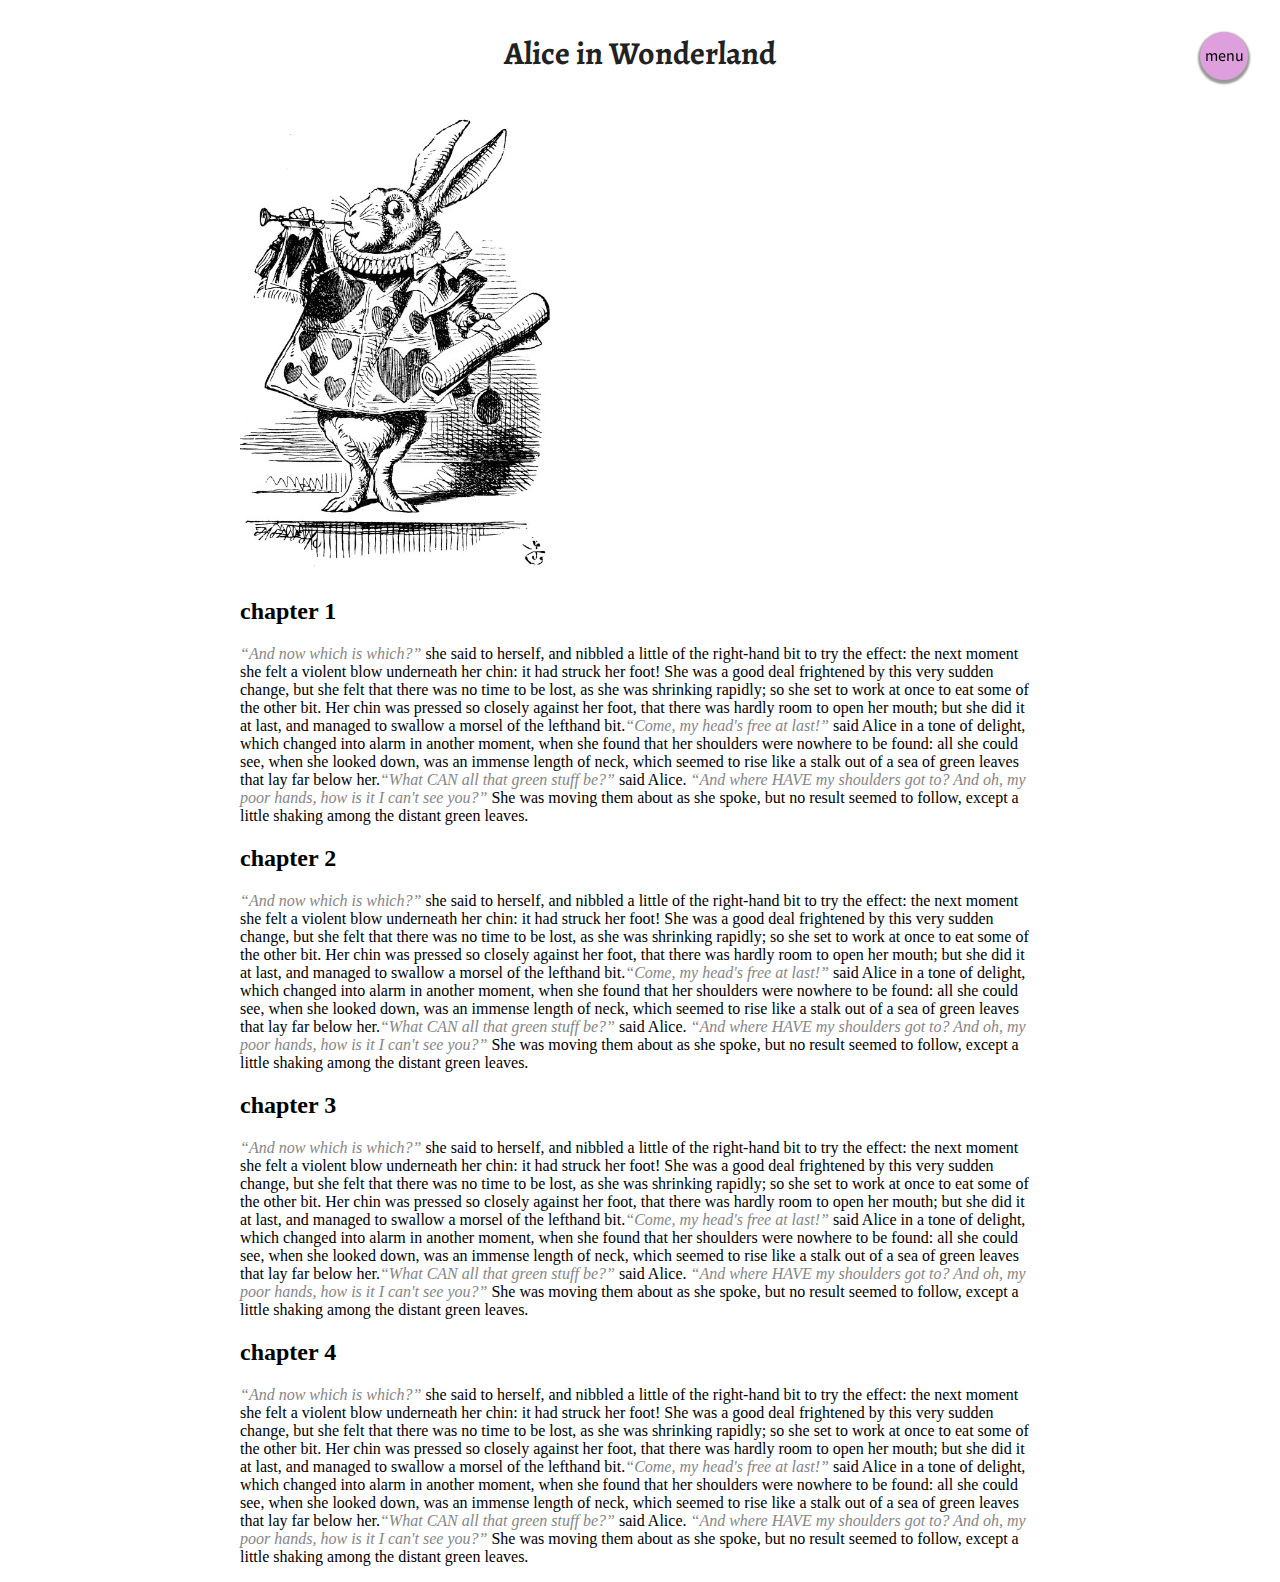
<file: index.html>
<!doctype html>
<html lang="en">
<head>
  <meta charset="utf-8">
  <meta name="viewport" content="width=device-width, initial-scale=1.0"> 
  <title>Responsive Web Design</title>
  <link href="https://fonts.googleapis.com/css?family=Alegreya|Source+Sans+Pro" rel="stylesheet">
  <link rel="stylesheet" href="main.css">
</head>

<body>
  <label class="menu__label" for="menu__label">menu</label>
  <input type="checkbox" class="menu__switch" id="menu__label">
  <nav type="navigation" class="menu__container">
    <ul class="container">
   <li>
     <a href="#chapter-1"> chapter-1 </a>
  </li>

   <li>
      <a href="#chapter-2"> chapter-2 </a> 
    </li>

   <li>
      <a href="#chapter-3"> chapter-3 </a>
   </li>

   <li>
      <a href="#chapter-4"> chapter-4 </a>
   </li> 

    </ul>
  </nav>
  <section class="caption">
    <h1 class="caption__header">Alice in Wonderland</h1>
    <div class="caption__container">
      <figure class="caption__image">
        <img src="img.jpg" alt="Alice in Wonderland" class="image">
      </figure
      ><p class="caption__description">

        <h2 id="chapter-1">chapter 1</h2>
        <q class="caption__quote">And now which is which?</q> she said to herself, and nibbled a little of the right-hand bit to try the effect: the next moment she felt a violent blow underneath her chin: it had struck her foot! She was a good deal frightened by this very sudden change, but she felt that there was no time to be lost, as she was shrinking rapidly; so she set to work at once to eat some of the other bit. Her chin was pressed so closely against her foot, that there was hardly room to open her mouth; but she did it at last, and managed to swallow a morsel of the lefthand bit.<q class="caption__quote">Come, my head's free at last!</q> said Alice in a tone of delight, which changed into alarm in another moment, when she found that her shoulders were nowhere to be found: all she could see, when she looked down, was an immense length of neck, which seemed to rise like a stalk out of a sea of green leaves that lay far below her.<q class="caption__quote">What CAN all that green stuff be?</q> said Alice. <q class="caption__quote">And where HAVE my shoulders got to? And oh, my poor hands, how is it I can't see you?</q> She was moving them about as she spoke, but no result seemed to follow, except a little shaking among the distant green leaves.

        <h2 id="chapter-2">chapter 2</h2>
        <q class="caption__quote">And now which is which?</q> she said to herself, and nibbled a little of the right-hand bit to try the effect: the next moment she felt a violent blow underneath her chin: it had struck her foot! She was a good deal frightened by this very sudden change, but she felt that there was no time to be lost, as she was shrinking rapidly; so she set to work at once to eat some of the other bit. Her chin was pressed so closely against her foot, that there was hardly room to open her mouth; but she did it at last, and managed to swallow a morsel of the lefthand bit.<q class="caption__quote">Come, my head's free at last!</q> said Alice in a tone of delight, which changed into alarm in another moment, when she found that her shoulders were nowhere to be found: all she could see, when she looked down, was an immense length of neck, which seemed to rise like a stalk out of a sea of green leaves that lay far below her.<q class="caption__quote">What CAN all that green stuff be?</q> said Alice. <q class="caption__quote">And where HAVE my shoulders got to? And oh, my poor hands, how is it I can't see you?</q> She was moving them about as she spoke, but no result seemed to follow, except a little shaking among the distant green leaves.
        <h2 id="chapter-3">chapter 3</h2>
        <q class="caption__quote">And now which is which?</q> she said to herself, and nibbled a little of the right-hand bit to try the effect: the next moment she felt a violent blow underneath her chin: it had struck her foot! She was a good deal frightened by this very sudden change, but she felt that there was no time to be lost, as she was shrinking rapidly; so she set to work at once to eat some of the other bit. Her chin was pressed so closely against her foot, that there was hardly room to open her mouth; but she did it at last, and managed to swallow a morsel of the lefthand bit.<q class="caption__quote">Come, my head's free at last!</q> said Alice in a tone of delight, which changed into alarm in another moment, when she found that her shoulders were nowhere to be found: all she could see, when she looked down, was an immense length of neck, which seemed to rise like a stalk out of a sea of green leaves that lay far below her.<q class="caption__quote">What CAN all that green stuff be?</q> said Alice. <q class="caption__quote">And where HAVE my shoulders got to? And oh, my poor hands, how is it I can't see you?</q> She was moving them about as she spoke, but no result seemed to follow, except a little shaking among the distant green leaves.

        <h2 id="chapter-4">chapter 4</h2>
        <q class="caption__quote">And now which is which?</q> she said to herself, and nibbled a little of the right-hand bit to try the effect: the next moment she felt a violent blow underneath her chin: it had struck her foot! She was a good deal frightened by this very sudden change, but she felt that there was no time to be lost, as she was shrinking rapidly; so she set to work at once to eat some of the other bit. Her chin was pressed so closely against her foot, that there was hardly room to open her mouth; but she did it at last, and managed to swallow a morsel of the lefthand bit.<q class="caption__quote">Come, my head's free at last!</q> said Alice in a tone of delight, which changed into alarm in another moment, when she found that her shoulders were nowhere to be found: all she could see, when she looked down, was an immense length of neck, which seemed to rise like a stalk out of a sea of green leaves that lay far below her.<q class="caption__quote">What CAN all that green stuff be?</q> said Alice. <q class="caption__quote">And where HAVE my shoulders got to? And oh, my poor hands, how is it I can't see you?</q> She was moving them about as she spoke, but no result seemed to follow, except a little shaking among the distant green leaves.
      </p>


    </div>  


  
  </section>

</body>
</html>
</file>
<file: main.css>
html {
  font-size: 16px;
  scroll-behavior: smooth;
}

.menu__label {
  font-family: 'source sans pro', sans-serif; 
  z-index: 1;
  text-align: center;
  box-shadow: 0 2px 2px 2px rgba(0, 0, 0, 0.4);
  user-select: none;
  cursor: pointer;
position: fixed;
right: 2rem;
top: 2rem;
background: plum;
width: 6ch;
height: 6ch;
border-radius: 50%;
line-height: 6ch;
}

.menu__container {
  list-style: none;
  margin: 0 auto;
  padding: 0;

}
nav ul li {
list-style-type: none;
text-decoration: aliceblue;

}

.menu__switch {
  display: none;
}
.menu__container {
position: fixed;
top: 0;
left: -100vw;
width: 20vw;
height: 100%;
background-color: #636363;
box-shadow: 10px 10px 10px 10px rgba(0,0,0,0.4);
transition: .3s left ease-in-out; 
}


.menu__switch:checked ~ .menu__container {
left: 0;

}

.caption__header {
  font-family: 'Alegreya', serif;
  font-size: 2rem;
  line-height: 2;
  color: #222;
  text-align: center;
}

.caption__container {
  margin: 0 auto;
  max-width: 800px;
}

.caption__description {
  font-family: 'Source Sans Pro', sans-serif;
  font-size: 1.2rem;
  line-height: 1.3;
  color: #222;
  white-space: normal;
  width: 100%;
  display: inline-block;
}

.caption__image {
  width: 100%;
  margin: 0;
  display: inline-block;
  vertical-align: top;
  text-align: center;
}

.caption__quote {
  font-style: italic;
  color: #868686;
}

.image {
  max-width: 100%;
}

@media (min-width: 768px) {
  .caption__image,
  .caption__image {
    width: 50%
  }
}
@media (min-width: 1224px) {
  .caption__description {
    width: 60%
  }

.caption__image {
  width: 40%}
}
</file>
